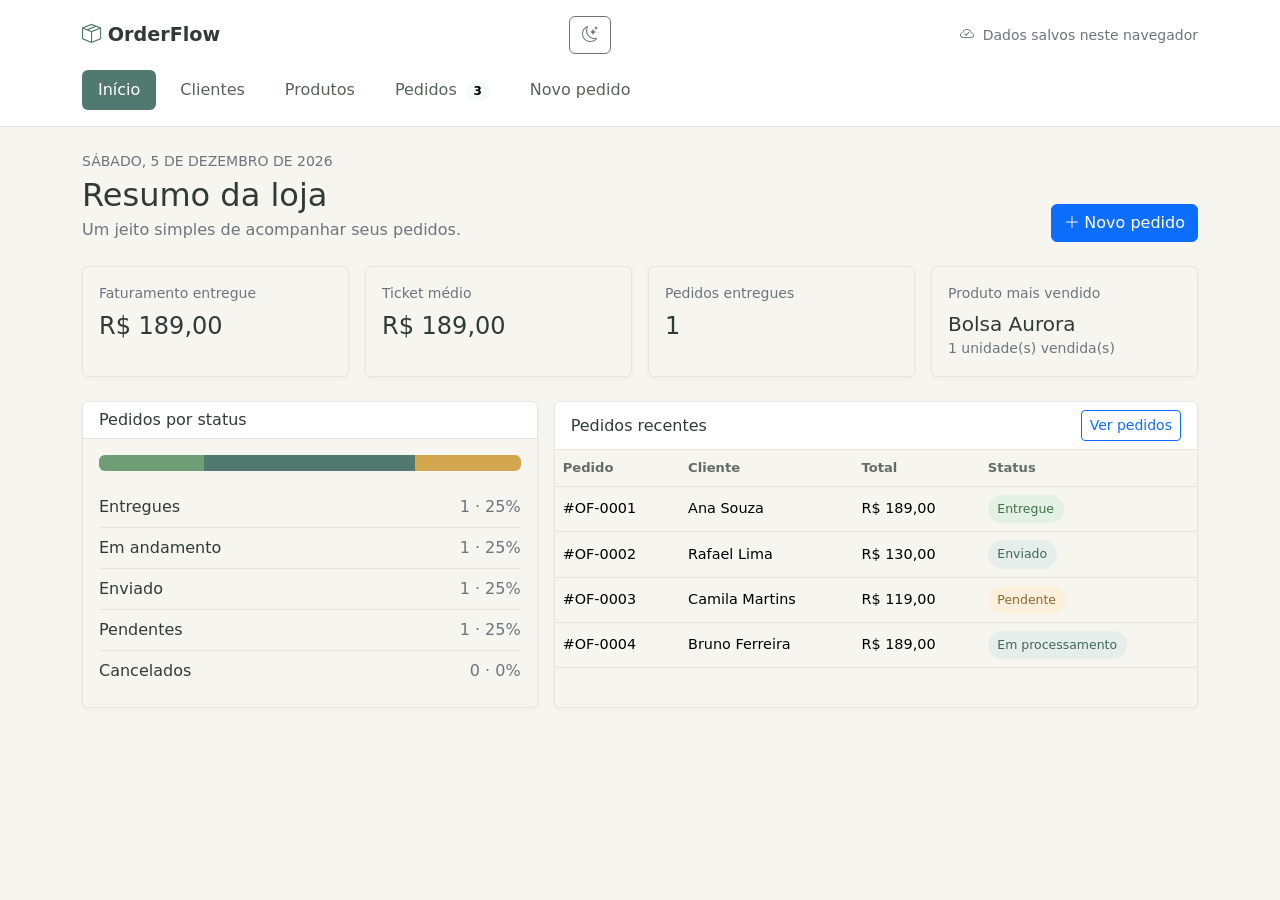
<file: index.html>
<!doctype html>
<html lang="pt-BR">
<head>
  <meta charset="utf-8">
  <meta name="viewport" content="width=device-width, initial-scale=1">
  <meta name="description" content="Controle simples de pedidos, clientes e produtos.">
  <title>OrderFlow | Início</title>
  <link href="https://cdn.jsdelivr.net/npm/bootstrap@5.3.3/dist/css/bootstrap.min.css" rel="stylesheet">
  <script src="js/theme.js"></script>
  <link href="https://cdn.jsdelivr.net/npm/bootstrap-icons@1.11.3/font/bootstrap-icons.min.css" rel="stylesheet">
  <link href="css/styles.css" rel="stylesheet">
</head>
<body>
  <!-- ========================= -->
  <!-- CABEÇALHO E NAVEGAÇÃO PRINCIPAL -->
  <!-- ========================= -->
  <header class="border-bottom bg-white">
    <div class="container py-3">
      <div class="d-flex flex-wrap align-items-center justify-content-between gap-3">
        <a class="brand" href="index.html"><i class="bi bi-box-seam"></i> OrderFlow</a>
        <button class="btn btn-outline-secondary" type="button" data-theme-toggle aria-label="Ativar tema escuro" title="Ativar tema escuro"></button>
        <span class="text-secondary small"><i class="bi bi-cloud-check me-1"></i> Dados salvos neste navegador</span>
      </div>
      <nav class="nav nav-pills flex-nowrap gap-2 mt-3 overflow-x-auto" aria-label="Navegação principal">
        <a class="nav-link active" aria-current="page" href="index.html">Início</a>
        <a class="nav-link" href="clientes.html">Clientes</a>
        <a class="nav-link" href="produtos.html">Produtos</a>
        <a class="nav-link" href="pedidos.html">Pedidos <span class="badge rounded-pill text-bg-light ms-1" id="pending-count">0</span></a>
        <a class="nav-link" href="novo-pedido.html">Novo pedido</a>
      </nav>
    </div>
  </header>

  <!-- ========================= -->
  <!-- RESUMO DA LOJA -->
  <!-- ========================= -->
  <main class="container py-4">
    <div class="d-flex flex-wrap align-items-end justify-content-between gap-3 mb-4">
      <div><p class="text-uppercase small text-secondary mb-1" id="today-label"></p><h1 class="h2 mb-1">Resumo da loja</h1><p class="text-secondary mb-0">Um jeito simples de acompanhar seus pedidos.</p></div>
      <a class="btn btn-primary" href="novo-pedido.html"><i class="bi bi-plus-lg me-1"></i>Novo pedido</a>
    </div>
    <div class="row g-3 mb-4">
      <div class="col-12 col-sm-6 col-xl-3"><article class="card h-100"><div class="card-body"><p class="text-secondary small mb-2">Faturamento entregue</p><p class="h4 mb-0" id="kpi-revenue">R$ 0,00</p></div></article></div>
      <div class="col-12 col-sm-6 col-xl-3"><article class="card h-100"><div class="card-body"><p class="text-secondary small mb-2">Ticket médio</p><p class="h4 mb-0" id="kpi-average">R$ 0,00</p></div></article></div>
      <div class="col-12 col-sm-6 col-xl-3"><article class="card h-100"><div class="card-body"><p class="text-secondary small mb-2">Pedidos entregues</p><p class="h4 mb-0" id="kpi-completed">0</p></div></article></div>
      <div class="col-12 col-sm-6 col-xl-3"><article class="card h-100"><div class="card-body"><p class="text-secondary small mb-2">Produto mais vendido</p><p class="h5 mb-0 text-truncate" id="kpi-top-product">—</p><small class="text-secondary" id="kpi-top-product-detail">Ainda não há vendas</small></div></article></div>
    </div>
    <div class="row g-3">
      <!-- ========================= -->
      <!-- PAINEL DE STATUS E PEDIDOS RECENTES -->
      <!-- ========================= -->
      <div class="col-12 col-lg-5">
        <section class="card h-100">
          <div class="card-header bg-white"><h2 class="h6 mb-0">Pedidos por status</h2></div>
          <div class="card-body"><div class="progress mb-3" id="status-progress" role="progressbar" aria-label="Distribuição dos pedidos"></div><ul class="list-group list-group-flush" id="status-list"></ul></div>
        </section>
      </div>
      <div class="col-12 col-lg-7">
        <section class="card h-100">
          <div class="card-header d-flex align-items-center justify-content-between bg-white"><h2 class="h6 mb-0">Pedidos recentes</h2><a class="btn btn-sm btn-outline-primary" href="pedidos.html">Ver pedidos</a></div>
          <div class="table-responsive"><table class="table table-hover align-middle mb-0"><thead><tr><th>Pedido</th><th>Cliente</th><th>Total</th><th>Status</th></tr></thead><tbody id="recent-orders"></tbody><!-- Lista de pedidos recentes populada dinamicamente pelo app.js --></table></div>
        </section>
      </div>
    </div>
  </main>
  <div class="toast-container position-fixed bottom-0 end-0 p-3" id="toast-container" aria-live="polite" aria-atomic="true"></div>
  <script src="https://cdn.jsdelivr.net/npm/bootstrap@5.3.3/dist/js/bootstrap.bundle.min.js"></script>
  <script src="js/storage.js"></script>
  <script src="js/validacoes.js"></script>
  <script src="js/calculadora.js"></script>
  <script src="js/dashboard.js"></script>
  <script src="js/app.js"></script>
</body>
</html>
</file>
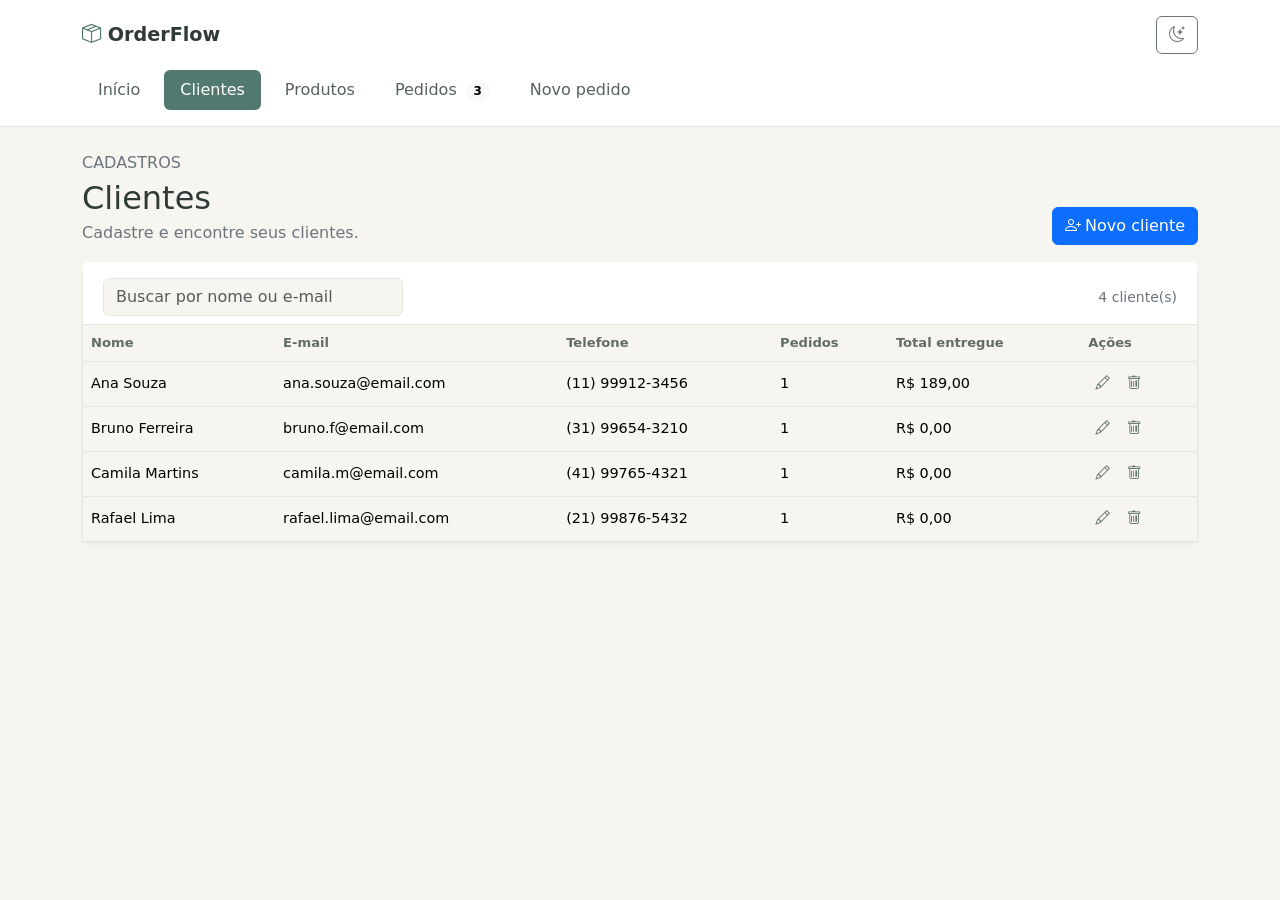
<file: clientes.html>
<!doctype html>
<html lang="pt-BR">
<head>
  <meta charset="utf-8">
  <meta name="viewport" content="width=device-width, initial-scale=1">
  <title>OrderFlow | Clientes</title>
  <link href="https://cdn.jsdelivr.net/npm/bootstrap@5.3.3/dist/css/bootstrap.min.css" rel="stylesheet">
  <script src="js/theme.js"></script>
  <link href="https://cdn.jsdelivr.net/npm/bootstrap-icons@1.11.3/font/bootstrap-icons.min.css" rel="stylesheet">
  <link href="css/styles.css" rel="stylesheet">
</head>
<body>
  <!-- ========================= -->
  <!-- CABEÇALHO E NAVEGAÇÃO PRINCIPAL -->
  <!-- ========================= -->
  <header class="bg-white border-bottom">
    <div class="container py-3">
      <div class="d-flex align-items-center justify-content-between gap-3">
        <a class="brand" href="index.html"><i class="bi bi-box-seam"></i> OrderFlow</a>
        <button class="btn btn-outline-secondary" type="button" data-theme-toggle aria-label="Ativar tema escuro" title="Ativar tema escuro"></button>
      </div>
      <nav class="nav nav-pills flex-nowrap gap-2 mt-3 overflow-x-auto" aria-label="Navegação principal">
        <a class="nav-link" href="index.html">Início</a>
        <a class="nav-link active" aria-current="page" href="clientes.html">Clientes</a>
        <a class="nav-link" href="produtos.html">Produtos</a>
        <a class="nav-link" href="pedidos.html">Pedidos <span class="badge rounded-pill text-bg-light ms-1" id="pending-count">0</span></a>
        <a class="nav-link" href="novo-pedido.html">Novo pedido</a>
      </nav>
    </div>
  </header>

  <!-- ========================= -->
  <!-- GESTÃO DE CLIENTES -->
  <!-- ========================= -->
  <main class="container py-4">
    <div class="d-flex flex-wrap justify-content-between align-items-end gap-3 mb-4">
      <div><p class="text-secondary mb-1">CADASTROS</p><h1 class="h2 mb-1">Clientes</h1><p class="text-secondary mb-0">Cadastre e encontre seus clientes.</p></div>
      <button class="btn btn-primary" type="button" data-action="add-customer"><i class="bi bi-person-plus me-1"></i>Novo cliente</button>
    </div>
    <!-- ========================= -->
    <!-- LISTA E FILTRO DE CLIENTES -->
    <!-- ========================= -->
    <section class="card">
      <div class="card-header bg-white row g-2 align-items-center mx-0">
        <label class="visually-hidden" for="customer-search">Buscar cliente</label>
        <div class="col-12 col-md-7"><input class="form-control search-field" id="customer-search" type="search" placeholder="Buscar por nome ou e-mail"></div>
        <span class="col small text-secondary text-md-end" id="customers-count"></span>
      </div>
      <div class="table-responsive"><table class="table table-hover align-middle mb-0">
        <thead><tr><th>Nome</th><th>E-mail</th><th>Telefone</th><th>Pedidos</th><th>Total entregue</th><th>Ações</th></tr></thead>
        <tbody id="customers-list"></tbody><!-- Tabela de clientes preenchida dinamicamente pelo app.js -->
      </table></div>
    </section>
  </main>

  <!-- ========================= -->
  <!-- MODAIS DE CADASTRO E EXCLUSÃO -->
  <!-- ========================= -->
  <div class="modal fade" id="customer-modal" tabindex="-1" aria-labelledby="customer-modal-title" aria-hidden="true">
    <div class="modal-dialog modal-dialog-centered"><div class="modal-content">
      <form id="customer-form"><div class="modal-header"><h2 class="modal-title fs-5" id="customer-modal-title">Novo cliente</h2><button class="btn-close" type="button" data-bs-dismiss="modal" aria-label="Fechar"></button></div>
        <div class="modal-body"><div class="mb-3"><label class="form-label" for="customer-name">Nome</label><input class="form-control" id="customer-name" required></div><div class="mb-3"><label class="form-label" for="customer-email">E-mail</label><input class="form-control" id="customer-email" type="email" required></div><div><label class="form-label" for="customer-phone">Telefone</label><input class="form-control" id="customer-phone" type="tel"></div></div>
        <div class="modal-footer"><button class="btn btn-outline-secondary" type="button" data-bs-dismiss="modal">Cancelar</button><button class="btn btn-primary" type="submit">Salvar</button></div>
      </form>
    </div></div>
  </div>
  <div class="modal fade" id="delete-modal" tabindex="-1" aria-labelledby="delete-modal-title" aria-hidden="true">
    <div class="modal-dialog modal-dialog-centered modal-sm"><div class="modal-content"><div class="modal-header"><div><h2 class="modal-title fs-5" id="delete-modal-title">Excluir registro?</h2><p class="small text-secondary mb-0" id="delete-modal-message"></p></div><button class="btn-close" type="button" data-bs-dismiss="modal" aria-label="Fechar"></button></div><div class="modal-footer"><button class="btn btn-outline-secondary" type="button" data-bs-dismiss="modal">Cancelar</button><button class="btn btn-danger" id="confirm-delete" type="button">Excluir</button></div></div></div>
  </div>
  <div class="toast-container position-fixed bottom-0 end-0 p-3" id="toast-container" aria-live="polite" aria-atomic="true"></div>
  <script src="https://cdn.jsdelivr.net/npm/bootstrap@5.3.3/dist/js/bootstrap.bundle.min.js"></script>
  <script src="js/storage.js"></script>
  <script src="js/validacoes.js"></script>
  <script src="js/calculadora.js"></script>
  <script src="js/dashboard.js"></script>
  <script src="js/app.js"></script>
</body>
</html>
</file>
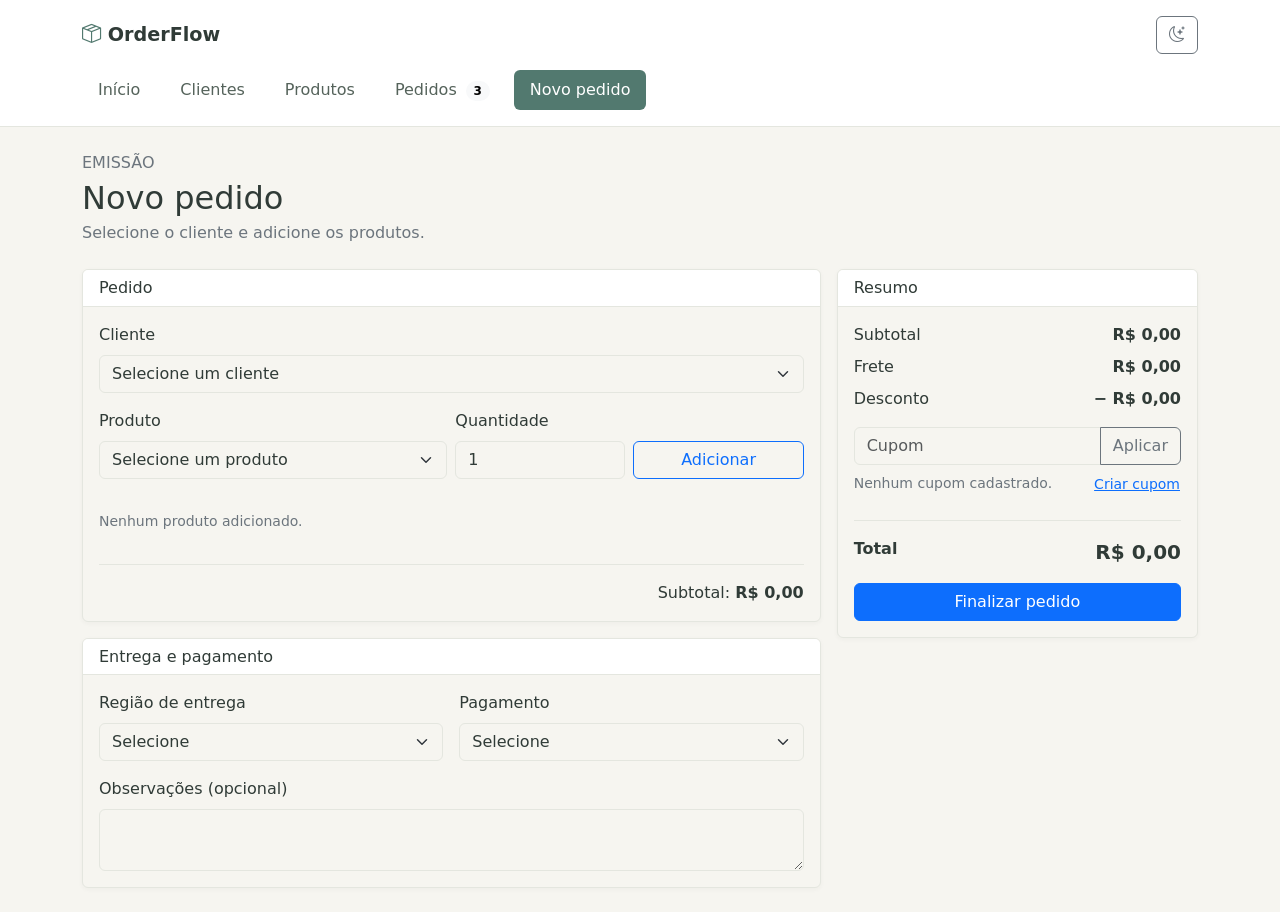
<file: novo-pedido.html>
<!doctype html>
<html lang="pt-BR">
<head>
  <meta charset="utf-8">
  <meta name="viewport" content="width=device-width, initial-scale=1">
  <title>OrderFlow | Novo pedido</title>
  <link href="https://cdn.jsdelivr.net/npm/bootstrap@5.3.3/dist/css/bootstrap.min.css" rel="stylesheet">
  <script src="js/theme.js"></script>
  <link href="https://cdn.jsdelivr.net/npm/bootstrap-icons@1.11.3/font/bootstrap-icons.min.css" rel="stylesheet">
  <link href="css/styles.css" rel="stylesheet">
</head>
<body>
  <!-- ========================= -->
  <!-- CABEÇALHO E NAVEGAÇÃO PRINCIPAL -->
  <!-- ========================= -->
  <header class="bg-white border-bottom">
    <div class="container py-3">
      <div class="d-flex align-items-center justify-content-between gap-3">
        <a class="brand" href="index.html"><i class="bi bi-box-seam"></i> OrderFlow</a>
        <button class="btn btn-outline-secondary" type="button" data-theme-toggle aria-label="Ativar tema escuro" title="Ativar tema escuro"></button>
      </div>
      <nav class="nav nav-pills flex-nowrap gap-2 mt-3 overflow-x-auto" aria-label="Navegação principal">
        <a class="nav-link" href="index.html">Início</a>
        <a class="nav-link" href="clientes.html">Clientes</a>
        <a class="nav-link" href="produtos.html">Produtos</a>
        <a class="nav-link" href="pedidos.html">Pedidos <span class="badge rounded-pill text-bg-light ms-1" id="pending-count">0</span></a>
        <a class="nav-link active" aria-current="page" href="novo-pedido.html">Novo pedido</a>
      </nav>
    </div>
  </header>

  <!-- ========================= -->
  <!-- CRIAÇÃO DE NOVO PEDIDO -->
  <!-- ========================= -->
  <main class="container py-4">
    <div class="mb-4"><p class="text-secondary mb-1">EMISSÃO</p><h1 class="h2 mb-1">Novo pedido</h1><p class="text-secondary mb-0">Selecione o cliente e adicione os produtos.</p></div>
    <form id="order-form">
      <!-- ========================= -->
      <!-- FORMULÁRIO DO PEDIDO -->
      <!-- ========================= -->
      <div class="row g-3">
        <div class="col-12 col-lg-8">
          <section class="card mb-3"><div class="card-header bg-white"><h2 class="h6 mb-0">Pedido</h2></div><div class="card-body">
            <label class="form-label" for="order-customer">Cliente</label><select class="form-select mb-3" id="order-customer" required><option value="" selected disabled>Selecione um cliente</option></select>
            <div class="row g-2 align-items-end">
              <div class="col-12 col-md-6"><label class="form-label" for="order-product">Produto</label><select class="form-select" id="order-product"><option value="" selected disabled>Selecione um produto</option></select></div>
              <div class="col-6 col-md-3"><label class="form-label" for="order-quantity">Quantidade</label><input class="form-control" id="order-quantity" type="number" min="1" value="1"></div>
              <div class="col-6 col-md-3"><button class="btn btn-outline-primary w-100" id="add-product-button" type="button">Adicionar</button></div>
            </div>
            <!-- Container do carrinho do pedido preenchido dinamicamente pelo app.js -->
            <div class="list-group list-group-flush my-3" id="order-items"><p class="text-secondary small py-3 mb-0">Nenhum produto adicionado.</p></div>
            <div class="text-end border-top pt-3">Subtotal: <strong id="items-subtotal">R$ 0,00</strong></div>
          </div></section>
          <section class="card"><div class="card-header bg-white"><h2 class="h6 mb-0">Entrega e pagamento</h2></div><div class="card-body"><div class="row g-3">
            <div class="col-12 col-md-6"><label class="form-label" for="shipping-region">Região de entrega</label><select class="form-select" id="shipping-region" required><option value="" selected disabled>Selecione</option><option>Capital</option><option>Interior</option><option>Outras regiões</option></select></div>
            <div class="col-12 col-md-6"><label class="form-label" for="payment-method">Pagamento</label><select class="form-select" id="payment-method" required><option value="" selected disabled>Selecione</option><option>Pix</option><option>Cartão de crédito</option><option>Boleto</option></select></div>
            <div class="col-12"><label class="form-label" for="order-notes">Observações (opcional)</label><textarea class="form-control" id="order-notes" rows="2"></textarea></div>
          </div></div></section>
        </div>
        <div class="col-12 col-lg-4"><aside class="card"><div class="card-header bg-white"><h2 class="h6 mb-0">Resumo</h2></div><div class="card-body">
          <div class="d-flex justify-content-between mb-2"><span>Subtotal</span><strong id="summary-subtotal">R$ 0,00</strong></div>
          <div class="d-flex justify-content-between mb-2"><span>Frete</span><strong id="summary-shipping">R$ 0,00</strong></div>
          <div class="d-flex justify-content-between mb-3"><span>Desconto</span><strong id="summary-discount">− R$ 0,00</strong></div>
          <div class="input-group mb-2"><input class="form-control" id="coupon-code" type="text" placeholder="Cupom" aria-label="Cupom de desconto"><button class="btn btn-outline-secondary" id="apply-coupon" type="button">Aplicar</button></div>
          <div class="d-flex flex-wrap justify-content-between gap-2 mb-2"><small class="text-secondary" id="available-coupons"></small><button class="btn btn-link btn-sm p-0" type="button" data-bs-toggle="modal" data-bs-target="#coupon-modal">Criar cupom</button></div>
          <div class="d-grid gap-1 mb-2" id="custom-coupons"></div><p class="small" id="coupon-feedback" aria-live="polite"></p>
          <div class="d-flex justify-content-between border-top pt-3 mb-3"><strong>Total</strong><strong class="fs-5" id="summary-total">R$ 0,00</strong></div>
          <button class="btn btn-primary w-100" type="submit">Finalizar pedido</button>
        </div></aside></div>
      </div>
    </form>
  </main>
  <div class="modal fade" id="coupon-modal" tabindex="-1" aria-labelledby="coupon-modal-title" aria-hidden="true">
    <div class="modal-dialog modal-dialog-centered"><div class="modal-content">
      <form id="coupon-form">
        <div class="modal-header"><h2 class="modal-title fs-5" id="coupon-modal-title">Criar cupom de desconto</h2><button class="btn-close" type="button" data-bs-dismiss="modal" aria-label="Fechar"></button></div>
        <div class="modal-body">
          <div class="mb-3"><label class="form-label" for="coupon-name">Nome do cupom</label><input class="form-control" id="coupon-name" type="text" maxlength="40" required><div class="form-text">Este nome será o código usado no pedido.</div></div>
          <div class="mb-3"><label class="form-label" for="coupon-type">Tipo de benefício</label><select class="form-select" id="coupon-type"><option value="percentage">Desconto percentual</option><option value="free-shipping">Frete grátis</option></select></div>
          <div id="coupon-discount-group"><label class="form-label" for="coupon-discount">Desconto (%)</label><input class="form-control" id="coupon-discount" type="number" min="1" max="100" step="1" required></div>
        </div>
        <div class="modal-footer"><button class="btn btn-outline-secondary" type="button" data-bs-dismiss="modal">Cancelar</button><button class="btn btn-primary" type="submit">Salvar cupom</button></div>
      </form>
    </div></div>
  </div>
  <div class="modal fade" id="delete-coupon-modal" tabindex="-1" aria-labelledby="delete-coupon-modal-title" aria-hidden="true">
    <div class="modal-dialog modal-dialog-centered modal-sm"><div class="modal-content">
      <div class="modal-header"><h2 class="modal-title fs-5" id="delete-coupon-modal-title">Excluir cupom?</h2><button class="btn-close" type="button" data-bs-dismiss="modal" aria-label="Fechar"></button></div>
      <div class="modal-body">O cupom deixará de ficar disponível para novos pedidos.</div>
      <div class="modal-footer"><button class="btn btn-outline-secondary" type="button" data-bs-dismiss="modal">Cancelar</button><button class="btn btn-danger" id="confirm-delete-coupon" type="button">Excluir</button></div>
    </div></div>
  </div>
  <div class="toast-container position-fixed bottom-0 end-0 p-3" id="toast-container" aria-live="polite" aria-atomic="true"></div>
  <script src="https://cdn.jsdelivr.net/npm/bootstrap@5.3.3/dist/js/bootstrap.bundle.min.js"></script>
  <script src="js/storage.js"></script>
  <script src="js/validacoes.js"></script>
  <script src="js/calculadora.js"></script>
  <script src="js/dashboard.js"></script>
  <script src="js/app.js"></script>
</body>
</html>
</file>
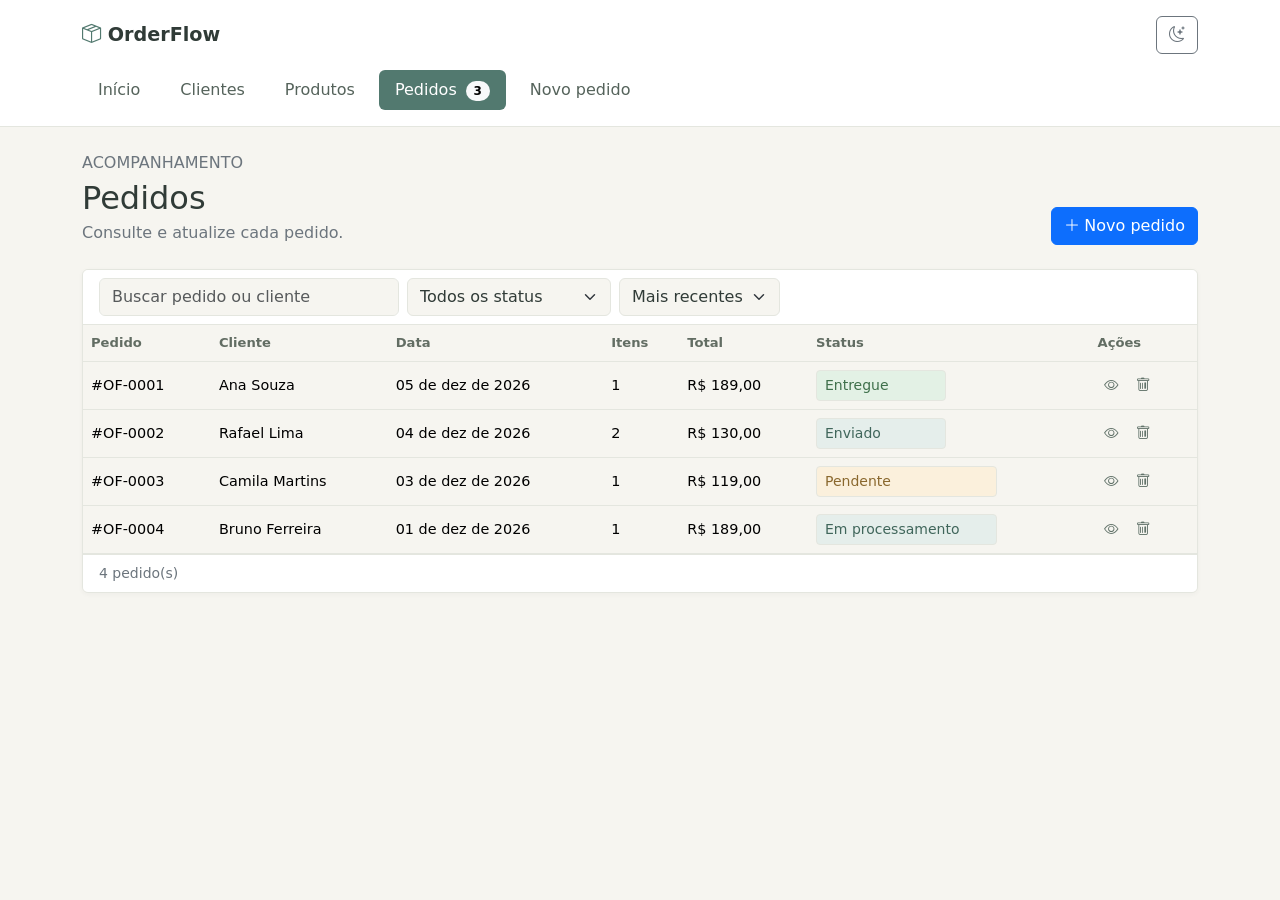
<file: pedidos.html>
<!doctype html>
<html lang="pt-BR">
<head>
  <meta charset="utf-8">
  <meta name="viewport" content="width=device-width, initial-scale=1">
  <title>OrderFlow | Pedidos</title>
  <link href="https://cdn.jsdelivr.net/npm/bootstrap@5.3.3/dist/css/bootstrap.min.css" rel="stylesheet">
  <script src="js/theme.js"></script>
  <link href="https://cdn.jsdelivr.net/npm/bootstrap-icons@1.11.3/font/bootstrap-icons.min.css" rel="stylesheet">
  <link href="css/styles.css" rel="stylesheet">
</head>
<body>
  <!-- ========================= -->
  <!-- CABEÇALHO E NAVEGAÇÃO PRINCIPAL -->
  <!-- ========================= -->
  <header class="bg-white border-bottom">
    <div class="container py-3">
      <div class="d-flex align-items-center justify-content-between gap-3">
        <a class="brand" href="index.html"><i class="bi bi-box-seam"></i> OrderFlow</a>
        <button class="btn btn-outline-secondary" type="button" data-theme-toggle aria-label="Ativar tema escuro" title="Ativar tema escuro"></button>
      </div>
      <nav class="nav nav-pills flex-nowrap gap-2 mt-3 overflow-x-auto" aria-label="Navegação principal">
        <a class="nav-link" href="index.html">Início</a>
        <a class="nav-link" href="clientes.html">Clientes</a>
        <a class="nav-link" href="produtos.html">Produtos</a>
        <a class="nav-link active" aria-current="page" href="pedidos.html">Pedidos <span class="badge rounded-pill text-bg-light ms-1" id="pending-count">0</span></a>
        <a class="nav-link" href="novo-pedido.html">Novo pedido</a>
      </nav>
    </div>
  </header>

  <!-- ========================= -->
  <!-- ACOMPANHAMENTO DE PEDIDOS -->
  <!-- ========================= -->
  <main class="container py-4">
    <div class="d-flex flex-wrap align-items-end justify-content-between gap-3 mb-4">
      <div><p class="text-secondary mb-1">ACOMPANHAMENTO</p><h1 class="h2 mb-1">Pedidos</h1><p class="text-secondary mb-0">Consulte e atualize cada pedido.</p></div>
      <a class="btn btn-primary" href="novo-pedido.html"><i class="bi bi-plus-lg me-1"></i>Novo pedido</a>
    </div>
    <!-- ========================= -->
    <!-- LISTA, BUSCA E FILTROS DE PEDIDOS -->
    <!-- ========================= -->
    <section class="card">
      <div class="card-header bg-white d-flex flex-wrap gap-2">
        <input class="form-control search-field" id="order-search" type="search" placeholder="Buscar pedido ou cliente" aria-label="Buscar pedidos">
        <select class="form-select filter-field" id="order-status-filter" aria-label="Filtrar pedidos por status"><option value="">Todos os status</option><option>Pendente</option><option>Em processamento</option><option>Enviado</option><option>Entregue</option><option>Cancelado</option></select>
        <select class="form-select filter-field" id="order-sort" aria-label="Ordenar pedidos"><option value="newest">Mais recentes</option><option value="oldest">Mais antigos</option><option value="highest">Maior valor</option><option value="lowest">Menor valor</option></select>
      </div>
      <div class="table-responsive"><table class="table table-hover align-middle mb-0">
        <thead><tr><th>Pedido</th><th>Cliente</th><th>Data</th><th>Itens</th><th>Total</th><th>Status</th><th>Ações</th></tr></thead>
        <tbody id="orders-list"></tbody><!-- Lista de pedidos preenchida dinamicamente pelo app.js -->
      </table></div>
      <div class="card-footer bg-white small text-secondary" id="orders-count"></div>
    </section>
  </main>

  <!-- ========================= -->
  <!-- MODAL DE EXCLUSÃO -->
  <!-- ========================= -->
  <div class="modal fade" id="delete-modal" tabindex="-1" aria-labelledby="delete-modal-title" aria-hidden="true">
    <div class="modal-dialog modal-dialog-centered modal-sm"><div class="modal-content"><div class="modal-header"><div><h2 class="modal-title fs-5" id="delete-modal-title">Excluir registro?</h2><p class="small text-secondary mb-0" id="delete-modal-message"></p></div><button class="btn-close" type="button" data-bs-dismiss="modal" aria-label="Fechar"></button></div><div class="modal-footer"><button class="btn btn-outline-secondary" type="button" data-bs-dismiss="modal">Cancelar</button><button class="btn btn-danger" id="confirm-delete" type="button">Excluir</button></div></div></div>
  </div>
  <div class="toast-container position-fixed bottom-0 end-0 p-3" id="toast-container" aria-live="polite" aria-atomic="true"></div>
  <script src="https://cdn.jsdelivr.net/npm/bootstrap@5.3.3/dist/js/bootstrap.bundle.min.js"></script>
  <script src="js/storage.js"></script>
  <script src="js/validacoes.js"></script>
  <script src="js/calculadora.js"></script>
  <script src="js/dashboard.js"></script>
  <script src="js/app.js"></script>
</body>
</html>
</file>
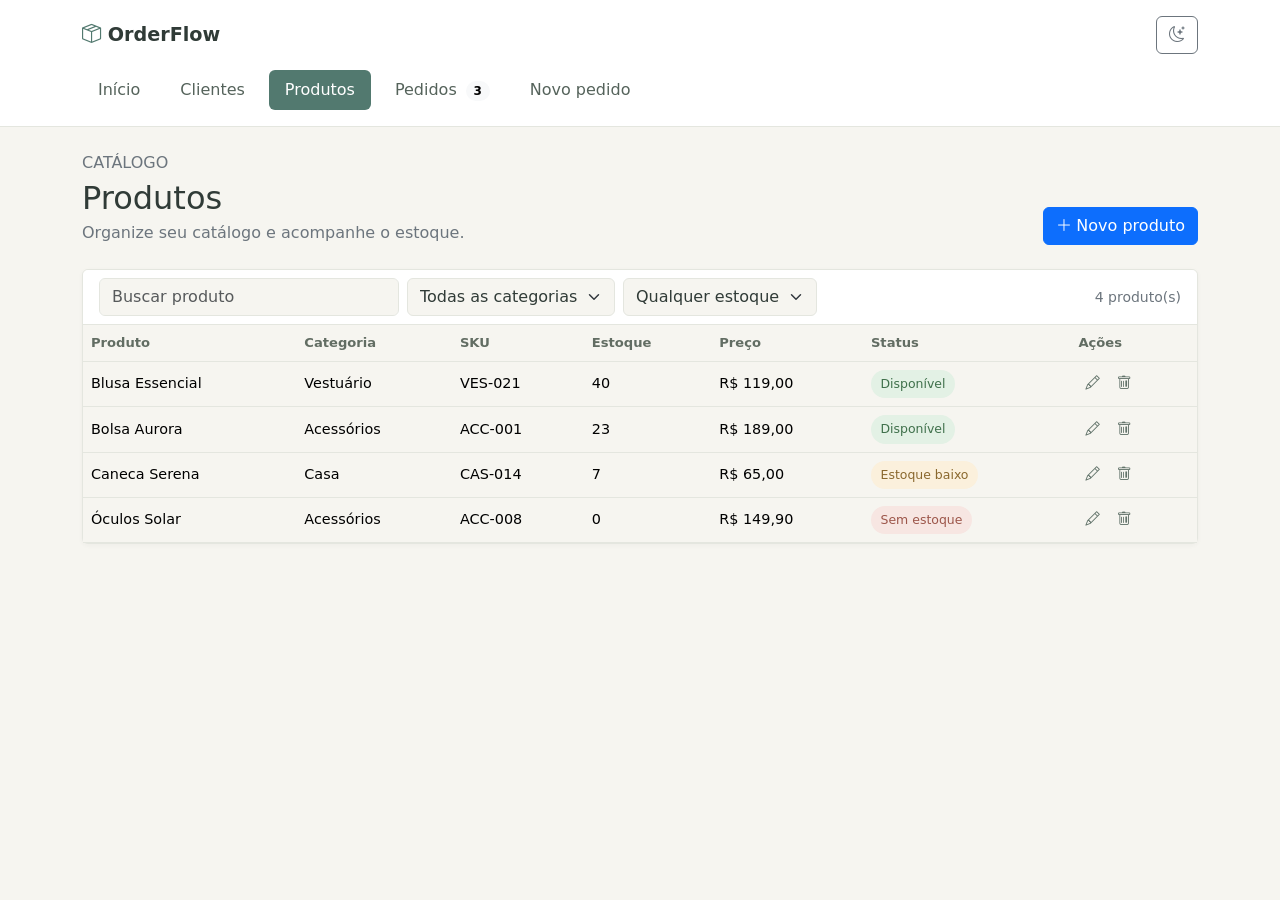
<file: produtos.html>
<!doctype html>
<html lang="pt-BR">
<head>
  <meta charset="utf-8">
  <meta name="viewport" content="width=device-width, initial-scale=1">
  <title>OrderFlow | Produtos</title>
  <link href="https://cdn.jsdelivr.net/npm/bootstrap@5.3.3/dist/css/bootstrap.min.css" rel="stylesheet">
  <script src="js/theme.js"></script>
  <link href="https://cdn.jsdelivr.net/npm/bootstrap-icons@1.11.3/font/bootstrap-icons.min.css" rel="stylesheet">
  <link href="css/styles.css" rel="stylesheet">
</head>
<body>
  <!-- ========================= -->
  <!-- CABEÇALHO E NAVEGAÇÃO PRINCIPAL -->
  <!-- ========================= -->
  <header class="bg-white border-bottom">
    <div class="container py-3">
      <div class="d-flex align-items-center justify-content-between gap-3">
        <a class="brand" href="index.html"><i class="bi bi-box-seam"></i> OrderFlow</a>
        <button class="btn btn-outline-secondary" type="button" data-theme-toggle aria-label="Ativar tema escuro" title="Ativar tema escuro"></button>
      </div>
      <nav class="nav nav-pills flex-nowrap gap-2 mt-3 overflow-x-auto" aria-label="Navegação principal">
        <a class="nav-link" href="index.html">Início</a>
        <a class="nav-link" href="clientes.html">Clientes</a>
        <a class="nav-link active" aria-current="page" href="produtos.html">Produtos</a>
        <a class="nav-link" href="pedidos.html">Pedidos <span class="badge rounded-pill text-bg-light ms-1" id="pending-count">0</span></a>
        <a class="nav-link" href="novo-pedido.html">Novo pedido</a>
      </nav>
    </div>
  </header>

  <!-- ========================= -->
  <!-- CATÁLOGO DE PRODUTOS -->
  <!-- ========================= -->
  <main class="container py-4">
    <div class="d-flex flex-wrap justify-content-between align-items-end gap-3 mb-4">
      <div><p class="text-secondary mb-1">CATÁLOGO</p><h1 class="h2 mb-1">Produtos</h1><p class="text-secondary mb-0">Organize seu catálogo e acompanhe o estoque.</p></div>
      <button class="btn btn-primary" type="button" data-action="add-product"><i class="bi bi-plus-lg me-1"></i>Novo produto</button>
    </div>
    <!-- ========================= -->
    <!-- LISTA, BUSCA E FILTROS DE PRODUTOS -->
    <!-- ========================= -->
    <section class="card">
      <div class="card-header bg-white d-flex flex-wrap gap-2">
        <input class="form-control search-field" id="product-search" type="search" placeholder="Buscar produto" aria-label="Buscar produtos">
        <select class="form-select filter-field" id="category-filter" aria-label="Filtrar por categoria"><option value="">Todas as categorias</option><option>Vestuário</option><option>Acessórios</option><option>Casa</option></select>
        <select class="form-select filter-field" id="stock-filter" aria-label="Filtrar por estoque"><option value="">Qualquer estoque</option><option value="available">Disponível</option><option value="low">Estoque baixo</option><option value="out">Sem estoque</option></select>
        <span class="small text-secondary align-self-center ms-auto" id="products-count"></span>
      </div>
      <div class="table-responsive"><table class="table table-hover align-middle mb-0">
        <thead><tr><th>Produto</th><th>Categoria</th><th>SKU</th><th>Estoque</th><th>Preço</th><th>Status</th><th>Ações</th></tr></thead>
        <tbody id="products-list"></tbody><!-- Lista de produtos preenchida dinamicamente pelo app.js -->
      </table></div>
    </section>
  </main>

  <!-- ========================= -->
  <!-- MODAIS DE CADASTRO E EXCLUSÃO -->
  <!-- ========================= -->
  <div class="modal fade" id="product-modal" tabindex="-1" aria-labelledby="product-modal-title" aria-hidden="true">
    <div class="modal-dialog modal-dialog-centered"><div class="modal-content">
      <form id="product-form"><div class="modal-header"><h2 class="modal-title fs-5" id="product-modal-title">Novo produto</h2><button class="btn-close" type="button" data-bs-dismiss="modal" aria-label="Fechar"></button></div>
        <div class="modal-body"><div class="mb-3"><label class="form-label" for="product-name">Nome</label><input class="form-control" id="product-name" required></div><div class="row g-3 mb-3"><div class="col-6"><label class="form-label" for="product-price">Preço (R$)</label><input class="form-control" id="product-price" type="number" min="0.01" step="0.01" required></div><div class="col-6"><label class="form-label" for="product-stock">Estoque</label><input class="form-control" id="product-stock" type="number" min="0" step="1" required></div></div><div><label class="form-label" for="product-category">Categoria</label><select class="form-select" id="product-category" required><option value="" selected disabled>Selecione</option><option>Vestuário</option><option>Acessórios</option><option>Casa</option></select></div></div>
        <div class="modal-footer"><button class="btn btn-outline-secondary" type="button" data-bs-dismiss="modal">Cancelar</button><button class="btn btn-primary" type="submit">Salvar</button></div>
      </form>
    </div></div>
  </div>
  <div class="modal fade" id="delete-modal" tabindex="-1" aria-labelledby="delete-modal-title" aria-hidden="true">
    <div class="modal-dialog modal-dialog-centered modal-sm"><div class="modal-content"><div class="modal-header"><div><h2 class="modal-title fs-5" id="delete-modal-title">Excluir registro?</h2><p class="small text-secondary mb-0" id="delete-modal-message"></p></div><button class="btn-close" type="button" data-bs-dismiss="modal" aria-label="Fechar"></button></div><div class="modal-footer"><button class="btn btn-outline-secondary" type="button" data-bs-dismiss="modal">Cancelar</button><button class="btn btn-danger" id="confirm-delete" type="button">Excluir</button></div></div></div>
  </div>
  <div class="toast-container position-fixed bottom-0 end-0 p-3" id="toast-container" aria-live="polite" aria-atomic="true"></div>
  <script src="https://cdn.jsdelivr.net/npm/bootstrap@5.3.3/dist/js/bootstrap.bundle.min.js"></script>
  <script src="js/storage.js"></script>
  <script src="js/validacoes.js"></script>
  <script src="js/calculadora.js"></script>
  <script src="js/dashboard.js"></script>
  <script src="js/app.js"></script>
</body>
</html>
</file>
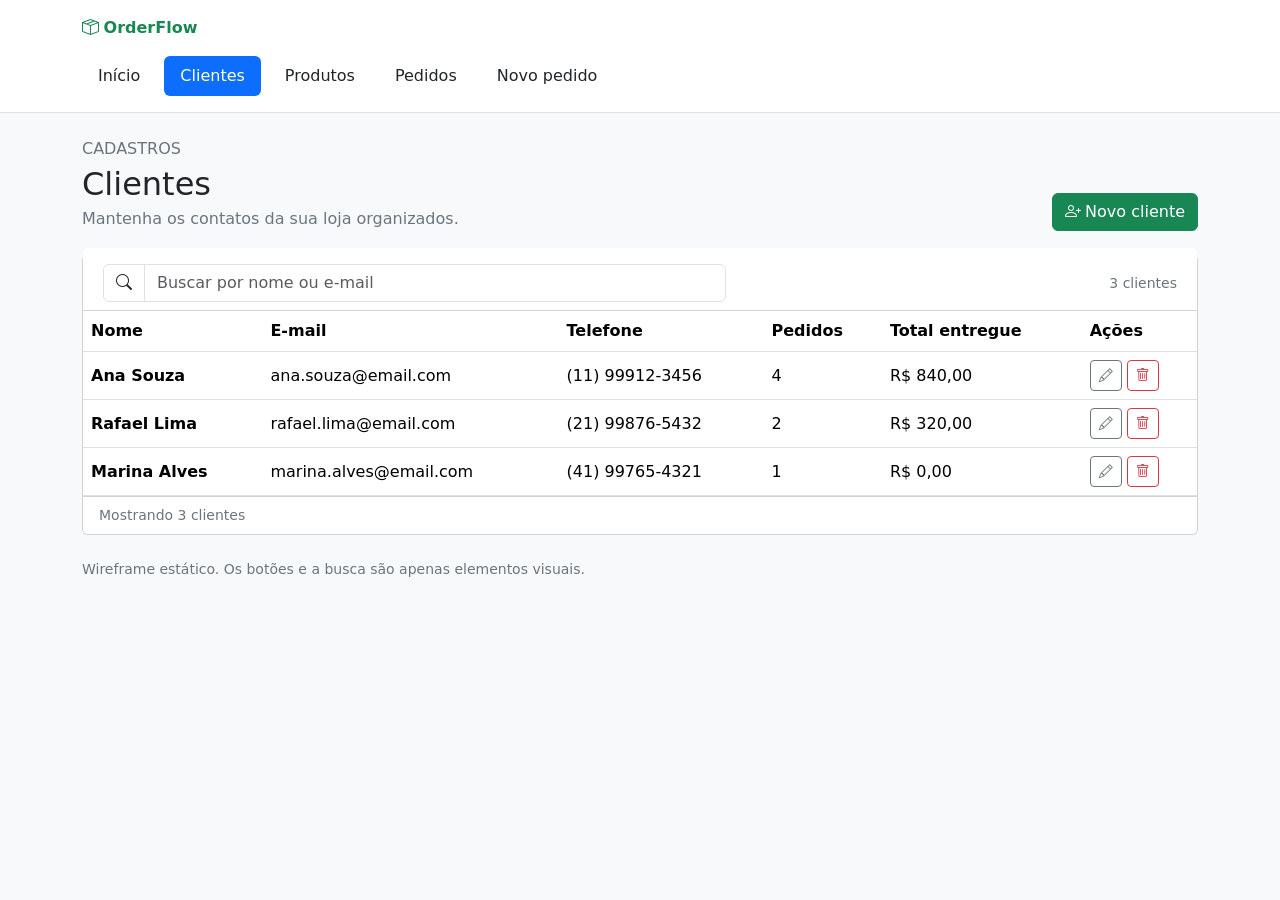
<file: wireframes/clientes.html>
<!doctype html>
<html lang="pt-BR">
<head>
  <meta charset="utf-8">
  <meta name="viewport" content="width=device-width, initial-scale=1">
  <title>Wireframe | Clientes — OrderFlow</title>
  <link href="https://cdn.jsdelivr.net/npm/bootstrap@5.3.3/dist/css/bootstrap.min.css" rel="stylesheet">
  <link href="https://cdn.jsdelivr.net/npm/bootstrap-icons@1.11.3/font/bootstrap-icons.min.css" rel="stylesheet">
</head>
<body class="bg-light">
  <header class="bg-white border-bottom"><div class="container py-3">
    <a class="navbar-brand fw-bold text-success" href="inicio.html"><i class="bi bi-box-seam"></i> OrderFlow</a>
    <nav class="nav nav-pills gap-2 mt-3" aria-label="Navegação das telas">
      <a class="nav-link text-body" href="inicio.html">Início</a><a class="nav-link active" aria-current="page" href="clientes.html">Clientes</a><a class="nav-link text-body" href="produtos.html">Produtos</a><a class="nav-link text-body" href="pedidos.html">Pedidos</a><a class="nav-link text-body" href="novo-pedido.html">Novo pedido</a>
    </nav>
  </div></header>
  <main class="container py-4">
    <div class="d-flex flex-wrap justify-content-between align-items-end gap-3 mb-4">
      <div><p class="text-secondary mb-1">CADASTROS</p><h1 class="h2 mb-1">Clientes</h1><p class="text-secondary mb-0">Mantenha os contatos da sua loja organizados.</p></div>
      <button class="btn btn-success" type="button"><i class="bi bi-person-plus me-1"></i>Novo cliente</button>
    </div>
    <section class="card">
      <div class="card-header bg-white row g-2 align-items-center mx-0">
        <label class="visually-hidden" for="search-customer">Buscar cliente</label>
        <div class="col-12 col-md-7"><div class="input-group"><span class="input-group-text bg-white"><i class="bi bi-search"></i></span><input class="form-control" id="search-customer" type="search" placeholder="Buscar por nome ou e-mail"></div></div>
        <span class="col small text-secondary text-md-end">3 clientes</span>
      </div>
      <div class="table-responsive"><table class="table table-hover align-middle mb-0">
        <thead><tr><th>Nome</th><th>E-mail</th><th>Telefone</th><th>Pedidos</th><th>Total entregue</th><th>Ações</th></tr></thead>
        <tbody>
          <tr><td><strong>Ana Souza</strong></td><td>ana.souza@email.com</td><td>(11) 99912-3456</td><td>4</td><td>R$ 840,00</td><td><button class="btn btn-sm btn-outline-secondary" type="button" aria-label="Editar Ana Souza"><i class="bi bi-pencil"></i></button> <button class="btn btn-sm btn-outline-danger" type="button" aria-label="Excluir Ana Souza"><i class="bi bi-trash"></i></button></td></tr>
          <tr><td><strong>Rafael Lima</strong></td><td>rafael.lima@email.com</td><td>(21) 99876-5432</td><td>2</td><td>R$ 320,00</td><td><button class="btn btn-sm btn-outline-secondary" type="button" aria-label="Editar Rafael Lima"><i class="bi bi-pencil"></i></button> <button class="btn btn-sm btn-outline-danger" type="button" aria-label="Excluir Rafael Lima"><i class="bi bi-trash"></i></button></td></tr>
          <tr><td><strong>Marina Alves</strong></td><td>marina.alves@email.com</td><td>(41) 99765-4321</td><td>1</td><td>R$ 0,00</td><td><button class="btn btn-sm btn-outline-secondary" type="button" aria-label="Editar Marina Alves"><i class="bi bi-pencil"></i></button> <button class="btn btn-sm btn-outline-danger" type="button" aria-label="Excluir Marina Alves"><i class="bi bi-trash"></i></button></td></tr>
        </tbody>
      </table></div>
      <div class="card-footer bg-white small text-secondary">Mostrando 3 clientes</div>
    </section>
    <p class="small text-secondary mt-4 mb-0">Wireframe estático. Os botões e a busca são apenas elementos visuais.</p>
  </main>
</body>
</html>
</file>
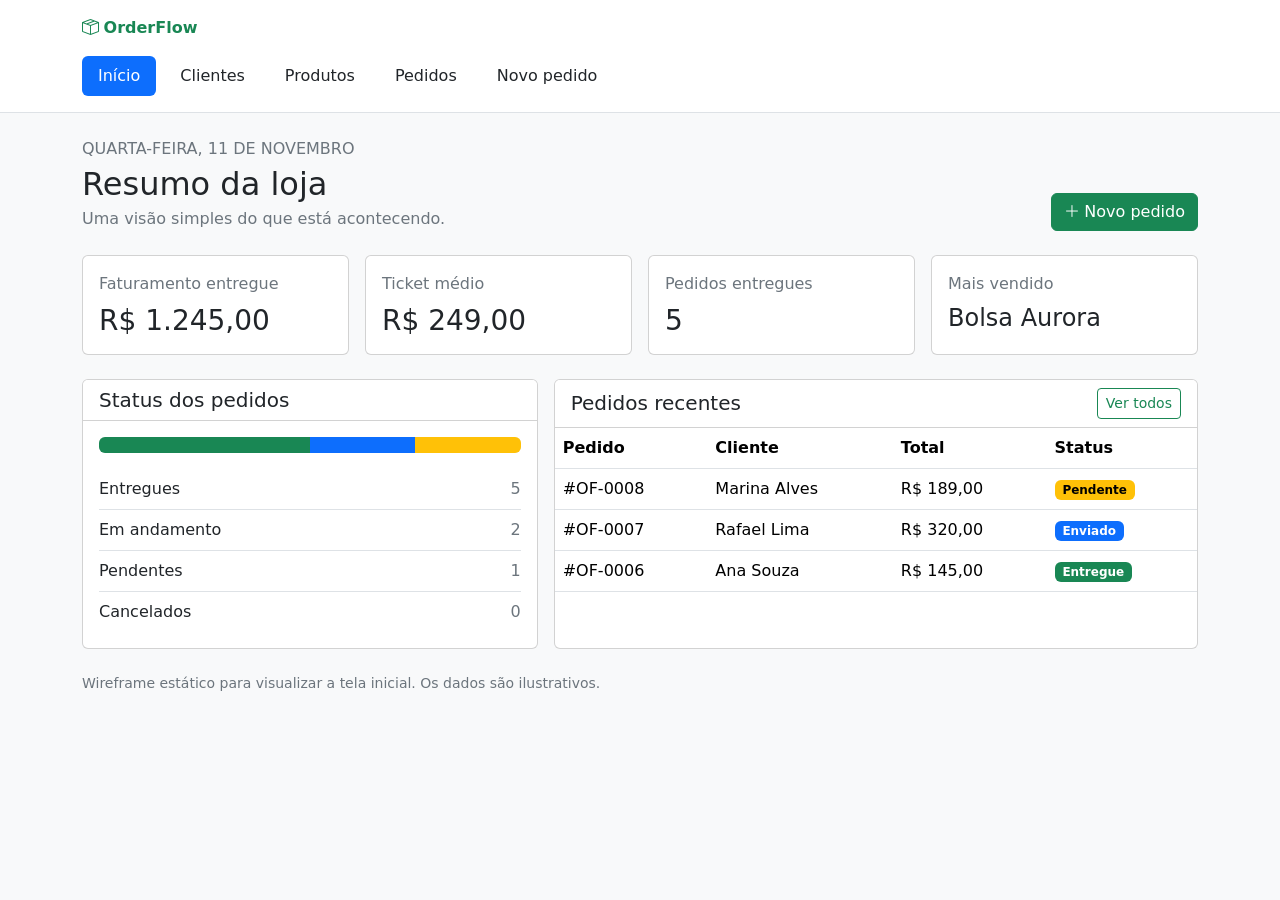
<file: wireframes/inicio.html>
<!doctype html>
<html lang="pt-BR">
<head>
  <meta charset="utf-8">
  <meta name="viewport" content="width=device-width, initial-scale=1">
  <title>Wireframe | Início — OrderFlow</title>
  <link href="https://cdn.jsdelivr.net/npm/bootstrap@5.3.3/dist/css/bootstrap.min.css" rel="stylesheet">
  <link href="https://cdn.jsdelivr.net/npm/bootstrap-icons@1.11.3/font/bootstrap-icons.min.css" rel="stylesheet">
</head>
<body class="bg-light">
  <header class="bg-white border-bottom">
    <div class="container py-3">
      <a class="navbar-brand fw-bold text-success" href="inicio.html"><i class="bi bi-box-seam"></i> OrderFlow</a>
      <nav class="nav nav-pills gap-2 mt-3" aria-label="Navegação das telas">
        <a class="nav-link active" aria-current="page" href="inicio.html">Início</a>
        <a class="nav-link text-body" href="clientes.html">Clientes</a>
        <a class="nav-link text-body" href="produtos.html">Produtos</a>
        <a class="nav-link text-body" href="pedidos.html">Pedidos</a>
        <a class="nav-link text-body" href="novo-pedido.html">Novo pedido</a>
      </nav>
    </div>
  </header>
  <main class="container py-4">
    <div class="d-flex flex-wrap justify-content-between align-items-end gap-3 mb-4">
      <div><p class="text-secondary mb-1">QUARTA-FEIRA, 11 DE NOVEMBRO</p><h1 class="h2 mb-1">Resumo da loja</h1><p class="text-secondary mb-0">Uma visão simples do que está acontecendo.</p></div>
      <a class="btn btn-success" href="novo-pedido.html"><i class="bi bi-plus-lg me-1"></i>Novo pedido</a>
    </div>
    <section class="row g-3 mb-4" aria-label="Indicadores">
      <div class="col-12 col-sm-6 col-xl-3"><article class="card h-100"><div class="card-body"><p class="text-secondary mb-2">Faturamento entregue</p><p class="h3 mb-0">R$ 1.245,00</p></div></article></div>
      <div class="col-12 col-sm-6 col-xl-3"><article class="card h-100"><div class="card-body"><p class="text-secondary mb-2">Ticket médio</p><p class="h3 mb-0">R$ 249,00</p></div></article></div>
      <div class="col-12 col-sm-6 col-xl-3"><article class="card h-100"><div class="card-body"><p class="text-secondary mb-2">Pedidos entregues</p><p class="h3 mb-0">5</p></div></article></div>
      <div class="col-12 col-sm-6 col-xl-3"><article class="card h-100"><div class="card-body"><p class="text-secondary mb-2">Mais vendido</p><p class="h4 mb-0">Bolsa Aurora</p></div></article></div>
    </section>
    <div class="row g-3">
      <div class="col-12 col-lg-5">
        <section class="card h-100">
          <div class="card-header bg-white"><h2 class="h5 mb-0">Status dos pedidos</h2></div>
          <div class="card-body">
            <div class="progress mb-3" role="progressbar" aria-label="Pedidos por status" aria-valuenow="100" aria-valuemin="0" aria-valuemax="100">
              <div class="progress-bar bg-success" style="width: 50%"></div><div class="progress-bar bg-primary" style="width: 25%"></div><div class="progress-bar bg-warning" style="width: 25%"></div>
            </div>
            <ul class="list-group list-group-flush">
              <li class="list-group-item d-flex justify-content-between px-0">Entregues <span class="text-secondary">5</span></li>
              <li class="list-group-item d-flex justify-content-between px-0">Em andamento <span class="text-secondary">2</span></li>
              <li class="list-group-item d-flex justify-content-between px-0">Pendentes <span class="text-secondary">1</span></li>
              <li class="list-group-item d-flex justify-content-between px-0">Cancelados <span class="text-secondary">0</span></li>
            </ul>
          </div>
        </section>
      </div>
      <div class="col-12 col-lg-7">
        <section class="card h-100">
          <div class="card-header bg-white d-flex justify-content-between align-items-center"><h2 class="h5 mb-0">Pedidos recentes</h2><a class="btn btn-sm btn-outline-success" href="pedidos.html">Ver todos</a></div>
          <div class="table-responsive"><table class="table table-hover align-middle mb-0"><thead><tr><th>Pedido</th><th>Cliente</th><th>Total</th><th>Status</th></tr></thead><tbody>
            <tr><td>#OF-0008</td><td>Marina Alves</td><td>R$ 189,00</td><td><span class="badge text-bg-warning">Pendente</span></td></tr>
            <tr><td>#OF-0007</td><td>Rafael Lima</td><td>R$ 320,00</td><td><span class="badge text-bg-primary">Enviado</span></td></tr>
            <tr><td>#OF-0006</td><td>Ana Souza</td><td>R$ 145,00</td><td><span class="badge text-bg-success">Entregue</span></td></tr>
          </tbody></table></div>
        </section>
      </div>
    </div>
    <p class="small text-secondary mt-4 mb-0">Wireframe estático para visualizar a tela inicial. Os dados são ilustrativos.</p>
  </main>
</body>
</html>
</file>
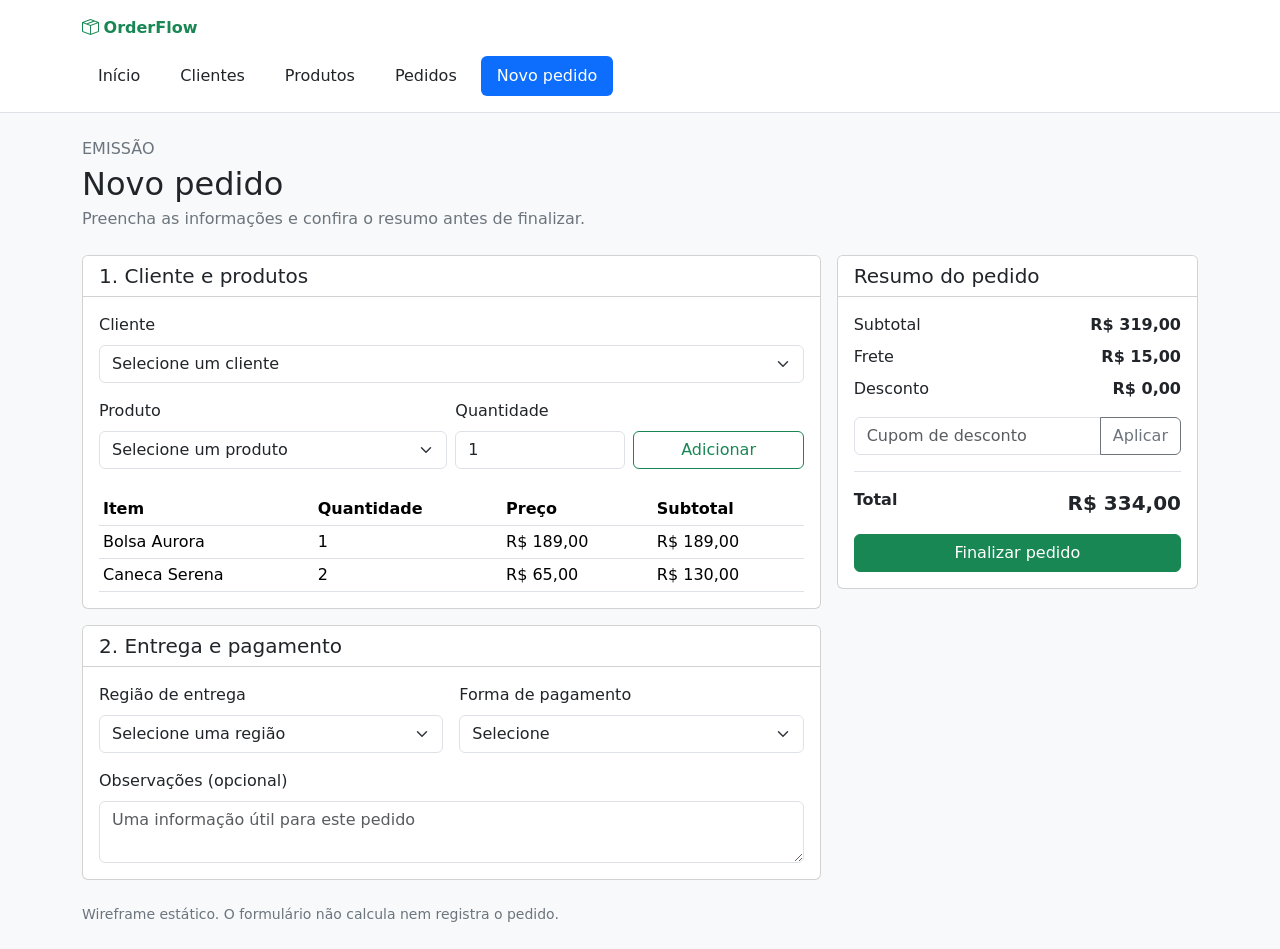
<file: wireframes/novo-pedido.html>
<!doctype html>
<html lang="pt-BR">
<head>
  <meta charset="utf-8">
  <meta name="viewport" content="width=device-width, initial-scale=1">
  <title>Wireframe | Novo pedido — OrderFlow</title>
  <link href="https://cdn.jsdelivr.net/npm/bootstrap@5.3.3/dist/css/bootstrap.min.css" rel="stylesheet">
  <link href="https://cdn.jsdelivr.net/npm/bootstrap-icons@1.11.3/font/bootstrap-icons.min.css" rel="stylesheet">
</head>
<body class="bg-light">
  <header class="bg-white border-bottom"><div class="container py-3">
    <a class="navbar-brand fw-bold text-success" href="inicio.html"><i class="bi bi-box-seam"></i> OrderFlow</a>
    <nav class="nav nav-pills gap-2 mt-3" aria-label="Navegação das telas">
      <a class="nav-link text-body" href="inicio.html">Início</a><a class="nav-link text-body" href="clientes.html">Clientes</a><a class="nav-link text-body" href="produtos.html">Produtos</a><a class="nav-link text-body" href="pedidos.html">Pedidos</a><a class="nav-link active" aria-current="page" href="novo-pedido.html">Novo pedido</a>
    </nav>
  </div></header>
  <main class="container py-4">
    <div class="mb-4"><p class="text-secondary mb-1">EMISSÃO</p><h1 class="h2 mb-1">Novo pedido</h1><p class="text-secondary mb-0">Preencha as informações e confira o resumo antes de finalizar.</p></div>
    <form>
      <div class="row g-3">
        <div class="col-12 col-lg-8">
          <section class="card mb-3"><div class="card-header bg-white"><h2 class="h5 mb-0">1. Cliente e produtos</h2></div><div class="card-body">
            <label class="form-label" for="order-customer">Cliente</label><select class="form-select mb-3" id="order-customer"><option selected>Selecione um cliente</option><option>Ana Souza</option><option>Rafael Lima</option><option>Marina Alves</option></select>
            <div class="row g-2 align-items-end">
              <div class="col-12 col-md-6"><label class="form-label" for="order-product">Produto</label><select class="form-select" id="order-product"><option selected>Selecione um produto</option><option>Bolsa Aurora — R$ 189,00</option><option>Caneca Serena — R$ 65,00</option></select></div>
              <div class="col-6 col-md-3"><label class="form-label" for="order-quantity">Quantidade</label><input class="form-control" id="order-quantity" type="number" value="1" min="1"></div>
              <div class="col-6 col-md-3"><button class="btn btn-outline-success w-100" type="button">Adicionar</button></div>
            </div>
            <div class="table-responsive mt-4"><table class="table table-sm align-middle mb-0"><thead><tr><th>Item</th><th>Quantidade</th><th>Preço</th><th>Subtotal</th></tr></thead><tbody><tr><td>Bolsa Aurora</td><td>1</td><td>R$ 189,00</td><td>R$ 189,00</td></tr><tr><td>Caneca Serena</td><td>2</td><td>R$ 65,00</td><td>R$ 130,00</td></tr></tbody></table></div>
          </div></section>
          <section class="card"><div class="card-header bg-white"><h2 class="h5 mb-0">2. Entrega e pagamento</h2></div><div class="card-body"><div class="row g-3">
            <div class="col-12 col-md-6"><label class="form-label" for="shipping-region">Região de entrega</label><select class="form-select" id="shipping-region"><option selected>Selecione uma região</option><option>Capital</option><option>Interior</option><option>Outras regiões</option></select></div>
            <div class="col-12 col-md-6"><label class="form-label" for="payment-method">Forma de pagamento</label><select class="form-select" id="payment-method"><option selected>Selecione</option><option>Pix</option><option>Cartão de crédito</option><option>Boleto</option></select></div>
            <div class="col-12"><label class="form-label" for="notes">Observações (opcional)</label><textarea class="form-control" id="notes" rows="2" placeholder="Uma informação útil para este pedido"></textarea></div>
          </div></div></section>
        </div>
        <div class="col-12 col-lg-4"><aside class="card"><div class="card-header bg-white"><h2 class="h5 mb-0">Resumo do pedido</h2></div><div class="card-body">
          <div class="d-flex justify-content-between mb-2"><span>Subtotal</span><strong>R$ 319,00</strong></div><div class="d-flex justify-content-between mb-2"><span>Frete</span><strong>R$ 15,00</strong></div><div class="d-flex justify-content-between mb-3"><span>Desconto</span><strong>R$ 0,00</strong></div>
          <label class="visually-hidden" for="coupon">Cupom de desconto</label><div class="input-group mb-2"><input class="form-control" id="coupon" placeholder="Cupom de desconto"><button class="btn btn-outline-secondary" type="button">Aplicar</button></div>
          <div class="d-flex justify-content-between border-top pt-3 mt-3 mb-3"><strong>Total</strong><strong class="fs-5">R$ 334,00</strong></div><button class="btn btn-success w-100" type="button">Finalizar pedido</button>
        </div></aside></div>
      </div>
    </form>
    <p class="small text-secondary mt-4 mb-0">Wireframe estático. O formulário não calcula nem registra o pedido.</p>
  </main>
</body>
</html>
</file>
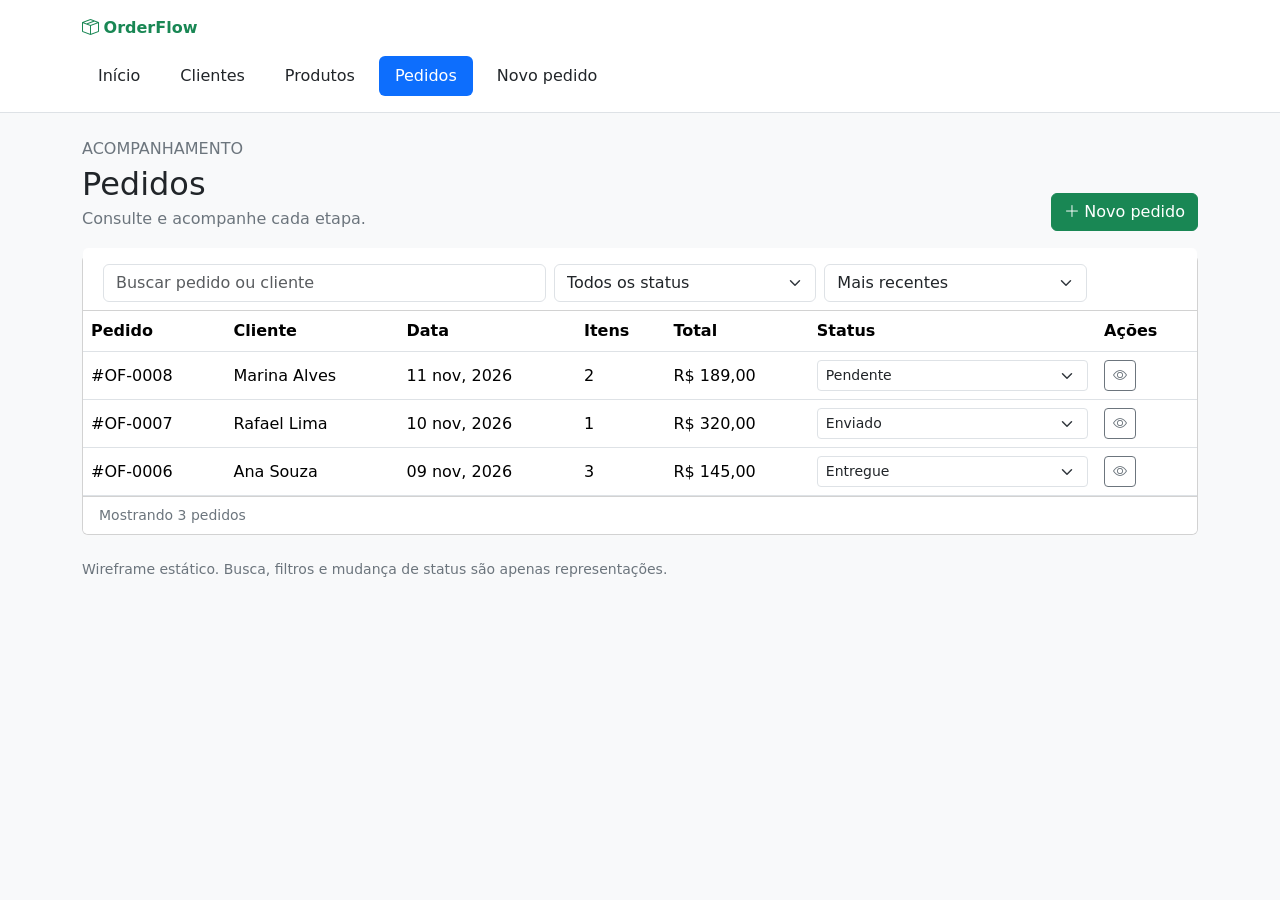
<file: wireframes/pedidos.html>
<!doctype html>
<html lang="pt-BR">
<head>
  <meta charset="utf-8">
  <meta name="viewport" content="width=device-width, initial-scale=1">
  <title>Wireframe | Pedidos — OrderFlow</title>
  <link href="https://cdn.jsdelivr.net/npm/bootstrap@5.3.3/dist/css/bootstrap.min.css" rel="stylesheet">
  <link href="https://cdn.jsdelivr.net/npm/bootstrap-icons@1.11.3/font/bootstrap-icons.min.css" rel="stylesheet">
</head>
<body class="bg-light">
  <header class="bg-white border-bottom"><div class="container py-3">
    <a class="navbar-brand fw-bold text-success" href="inicio.html"><i class="bi bi-box-seam"></i> OrderFlow</a>
    <nav class="nav nav-pills gap-2 mt-3" aria-label="Navegação das telas">
      <a class="nav-link text-body" href="inicio.html">Início</a><a class="nav-link text-body" href="clientes.html">Clientes</a><a class="nav-link text-body" href="produtos.html">Produtos</a><a class="nav-link active" aria-current="page" href="pedidos.html">Pedidos</a><a class="nav-link text-body" href="novo-pedido.html">Novo pedido</a>
    </nav>
  </div></header>
  <main class="container py-4">
    <div class="d-flex flex-wrap justify-content-between align-items-end gap-3 mb-4">
      <div><p class="text-secondary mb-1">ACOMPANHAMENTO</p><h1 class="h2 mb-1">Pedidos</h1><p class="text-secondary mb-0">Consulte e acompanhe cada etapa.</p></div>
      <a class="btn btn-success" href="novo-pedido.html"><i class="bi bi-plus-lg me-1"></i>Novo pedido</a>
    </div>
    <section class="card">
      <div class="card-header bg-white row g-2 mx-0">
        <div class="col-12 col-md-5"><label class="visually-hidden" for="search-order">Buscar pedido</label><input class="form-control" id="search-order" type="search" placeholder="Buscar pedido ou cliente"></div>
        <div class="col-12 col-md-3"><label class="visually-hidden" for="status-order">Status</label><select class="form-select" id="status-order"><option>Todos os status</option><option>Pendente</option><option>Em processamento</option><option>Enviado</option><option>Entregue</option><option>Cancelado</option></select></div>
        <div class="col-12 col-md-3"><label class="visually-hidden" for="sort-order">Ordenação</label><select class="form-select" id="sort-order"><option>Mais recentes</option><option>Mais antigos</option><option>Maior valor</option><option>Menor valor</option></select></div>
      </div>
      <div class="table-responsive"><table class="table table-hover align-middle mb-0">
        <thead><tr><th>Pedido</th><th>Cliente</th><th>Data</th><th>Itens</th><th>Total</th><th>Status</th><th>Ações</th></tr></thead>
        <tbody>
          <tr><td>#OF-0008</td><td>Marina Alves</td><td>11 nov, 2026</td><td>2</td><td>R$ 189,00</td><td><select class="form-select form-select-sm status-select" aria-label="Status do pedido OF-0008"><option selected>Pendente</option><option>Em processamento</option><option>Cancelado</option></select></td><td><button class="btn btn-sm btn-outline-secondary" type="button" aria-label="Ver pedido OF-0008"><i class="bi bi-eye"></i></button></td></tr>
          <tr><td>#OF-0007</td><td>Rafael Lima</td><td>10 nov, 2026</td><td>1</td><td>R$ 320,00</td><td><select class="form-select form-select-sm status-select" aria-label="Status do pedido OF-0007"><option selected>Enviado</option><option>Entregue</option><option>Cancelado</option></select></td><td><button class="btn btn-sm btn-outline-secondary" type="button" aria-label="Ver pedido OF-0007"><i class="bi bi-eye"></i></button></td></tr>
          <tr><td>#OF-0006</td><td>Ana Souza</td><td>09 nov, 2026</td><td>3</td><td>R$ 145,00</td><td><select class="form-select form-select-sm status-select" aria-label="Status do pedido OF-0006"><option selected>Entregue</option></select></td><td><button class="btn btn-sm btn-outline-secondary" type="button" aria-label="Ver pedido OF-0006"><i class="bi bi-eye"></i></button></td></tr>
        </tbody>
      </table></div>
      <div class="card-footer bg-white small text-secondary">Mostrando 3 pedidos</div>
    </section>
    <p class="small text-secondary mt-4 mb-0">Wireframe estático. Busca, filtros e mudança de status são apenas representações.</p>
  </main>
</body>
</html>
</file>
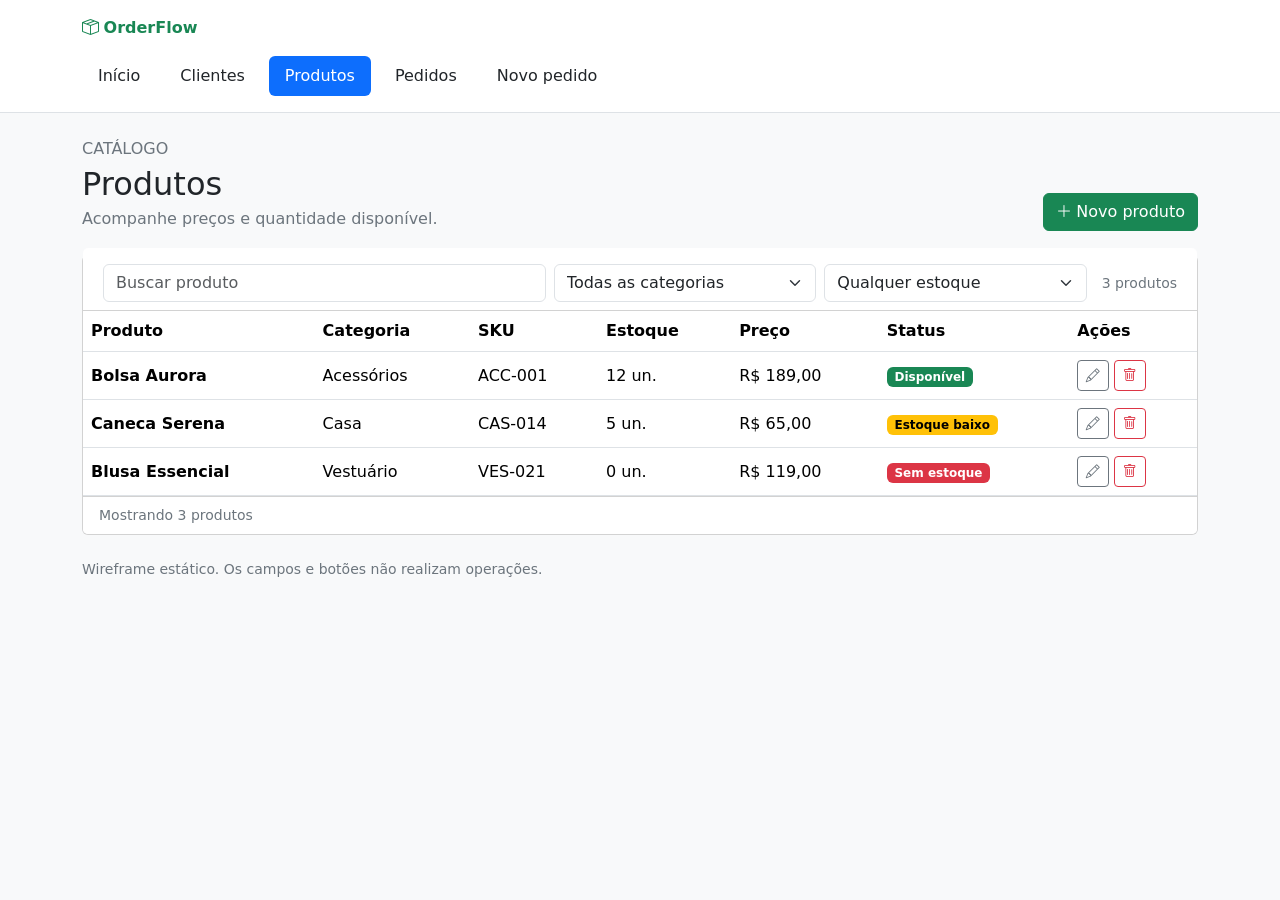
<file: wireframes/produtos.html>
<!doctype html>
<html lang="pt-BR">
<head>
  <meta charset="utf-8">
  <meta name="viewport" content="width=device-width, initial-scale=1">
  <title>Wireframe | Produtos — OrderFlow</title>
  <link href="https://cdn.jsdelivr.net/npm/bootstrap@5.3.3/dist/css/bootstrap.min.css" rel="stylesheet">
  <link href="https://cdn.jsdelivr.net/npm/bootstrap-icons@1.11.3/font/bootstrap-icons.min.css" rel="stylesheet">
</head>
<body class="bg-light">
  <header class="bg-white border-bottom"><div class="container py-3">
    <a class="navbar-brand fw-bold text-success" href="inicio.html"><i class="bi bi-box-seam"></i> OrderFlow</a>
    <nav class="nav nav-pills gap-2 mt-3" aria-label="Navegação das telas">
      <a class="nav-link text-body" href="inicio.html">Início</a><a class="nav-link text-body" href="clientes.html">Clientes</a><a class="nav-link active" aria-current="page" href="produtos.html">Produtos</a><a class="nav-link text-body" href="pedidos.html">Pedidos</a><a class="nav-link text-body" href="novo-pedido.html">Novo pedido</a>
    </nav>
  </div></header>
  <main class="container py-4">
    <div class="d-flex flex-wrap justify-content-between align-items-end gap-3 mb-4">
      <div><p class="text-secondary mb-1">CATÁLOGO</p><h1 class="h2 mb-1">Produtos</h1><p class="text-secondary mb-0">Acompanhe preços e quantidade disponível.</p></div>
      <button class="btn btn-success" type="button"><i class="bi bi-plus-lg me-1"></i>Novo produto</button>
    </div>
    <section class="card">
      <div class="card-header bg-white row g-2 align-items-center mx-0">
        <div class="col-12 col-md-5"><label class="visually-hidden" for="search-product">Buscar produto</label><input class="form-control" id="search-product" type="search" placeholder="Buscar produto"></div>
        <div class="col-12 col-md-3"><label class="visually-hidden" for="filter-category">Categoria</label><select class="form-select" id="filter-category"><option>Todas as categorias</option><option>Acessórios</option><option>Casa</option><option>Vestuário</option></select></div>
        <div class="col-12 col-md-3"><label class="visually-hidden" for="filter-stock">Estoque</label><select class="form-select" id="filter-stock"><option>Qualquer estoque</option><option>Disponível</option><option>Estoque baixo</option><option>Sem estoque</option></select></div>
        <span class="col small text-secondary text-md-end">3 produtos</span>
      </div>
      <div class="table-responsive"><table class="table table-hover align-middle mb-0">
        <thead><tr><th>Produto</th><th>Categoria</th><th>SKU</th><th>Estoque</th><th>Preço</th><th>Status</th><th>Ações</th></tr></thead>
        <tbody>
          <tr><td><strong>Bolsa Aurora</strong></td><td>Acessórios</td><td>ACC-001</td><td>12 un.</td><td>R$ 189,00</td><td><span class="badge text-bg-success">Disponível</span></td><td><button class="btn btn-sm btn-outline-secondary" type="button" aria-label="Editar Bolsa Aurora"><i class="bi bi-pencil"></i></button> <button class="btn btn-sm btn-outline-danger" type="button" aria-label="Excluir Bolsa Aurora"><i class="bi bi-trash"></i></button></td></tr>
          <tr><td><strong>Caneca Serena</strong></td><td>Casa</td><td>CAS-014</td><td>5 un.</td><td>R$ 65,00</td><td><span class="badge text-bg-warning">Estoque baixo</span></td><td><button class="btn btn-sm btn-outline-secondary" type="button" aria-label="Editar Caneca Serena"><i class="bi bi-pencil"></i></button> <button class="btn btn-sm btn-outline-danger" type="button" aria-label="Excluir Caneca Serena"><i class="bi bi-trash"></i></button></td></tr>
          <tr><td><strong>Blusa Essencial</strong></td><td>Vestuário</td><td>VES-021</td><td>0 un.</td><td>R$ 119,00</td><td><span class="badge text-bg-danger">Sem estoque</span></td><td><button class="btn btn-sm btn-outline-secondary" type="button" aria-label="Editar Blusa Essencial"><i class="bi bi-pencil"></i></button> <button class="btn btn-sm btn-outline-danger" type="button" aria-label="Excluir Blusa Essencial"><i class="bi bi-trash"></i></button></td></tr>
        </tbody>
      </table></div>
      <div class="card-footer bg-white small text-secondary">Mostrando 3 produtos</div>
    </section>
    <p class="small text-secondary mt-4 mb-0">Wireframe estático. Os campos e botões não realizam operações.</p>
  </main>
</body>
</html>
</file>
<file: css/styles.css>
/* =========================================
   ÍNDICE:
   1. Variáveis globais
   2. Base e layout geral
   3. Navegação e cabeçalho
   4. Tabelas e filtros
   5. Status, badges e indicadores
   6. Carrinho e formulários
   7. Toasts e utilitários
   8. Responsividade
   ========================================= */

/* --- 1. Variáveis globais --- */
:root {
  --bs-primary: #52796f;
  --bs-primary-rgb: 82, 121, 111;
  --bs-body-bg: #f6f5f0;
  --bs-body-color: #303b37;
  --bs-border-color: #e4e6df;
  --bs-font-sans-serif: "Segoe UI", system-ui, sans-serif;
}

/* --- 2. Base e layout geral --- */
body {
  min-width: 320px;
}

main.container {
  padding-top: 1.5rem;
}

/* --- 3. Navegação e cabeçalho --- */
.brand {
  color: #303b37;
  font-size: 1.2rem;
  font-weight: 700;
  text-decoration: none;
}

.brand:hover {
  color: var(--bs-primary);
}

.brand i {
  color: var(--bs-primary);
}

.nav-pills {
  scrollbar-width: thin;
}

.nav-pills .nav-link {
  color: #55635b;
  white-space: nowrap;
}

.nav-pills .nav-link.active {
  background: var(--bs-primary);
}

/* --- 4. Tabelas e filtros --- */
.card {
  border-color: var(--bs-border-color);
  box-shadow: 0 0.1rem 0.35rem rgb(40 50 42 / 4%);
}

.card-header,
.card-footer {
  border-color: var(--bs-border-color);
}

.table {
  --bs-table-hover-bg: #f7f8f3;
}

.table thead th {
  color: #626d63;
  font-size: 0.82rem;
  font-weight: 600;
  white-space: nowrap;
}

.table tbody td {
  font-size: 0.9rem;
}

.search-field {
  width: min(100%, 300px);
}

.filter-field {
  width: auto;
  min-width: 155px;
}

.status-select {
  width: auto;
  min-width: 130px;
}

.row-actions {
  display: flex;
  gap: 0.35rem;
}

.row-action {
  padding: 0.2rem 0.4rem;
  border: 0;
  border-radius: 0.35rem;
  background: transparent;
  color: #62736a;
}

.row-action:hover {
  background: #e9eee8;
  color: #34594c;
}

.empty-table-cell {
  padding: 2rem 1rem !important;
  color: #727c73;
  text-align: center;
}

.empty-table-cell .btn-link {
  display: block;
  margin: 0.25rem auto 0;
}

/* --- 5. Status, badges e indicadores --- */
.status-badge {
  display: inline-block;
  padding: 0.3rem 0.6rem;
  border-radius: 2rem;
  font-size: 0.78rem;
  white-space: nowrap;
}

.status-delivered {
  background: #e3f1e5;
  color: #3f704b;
}

.status-processing {
  background: #e5eeeb;
  color: #40665b;
}

.status-pending {
  background: #fbf0dc;
  color: #8a682e;
}

.status-cancelled {
  background: #f7e6e2;
  color: #9c564a;
}

.status-select.status-delivered {
  background-color: #e3f1e5;
}

.status-select.status-processing {
  background-color: #e5eeeb;
}

.status-select.status-pending {
  background-color: #fbf0dc;
}

.status-select.status-cancelled {
  background-color: #f7e6e2;
}

.status-progress {
  height: 0.65rem;
  background: #edf0e9;
}

.progress-delivered {
  background: #6f9d76;
}

.progress-processing {
  background: #52796f;
}

.progress-pending {
  background: #d3a650;
}

.progress-cancelled {
  background: #be7664;
}

/* --- 6. Carrinho e formulários --- */
.cart-item,
.carrinho-item {
  display: flex;
  align-items: center;
  justify-content: space-between;
  gap: 1rem;
  padding: 0.75rem 0;
  border-bottom: 1px solid var(--bs-border-color);
}

.cart-item:first-child,
.carrinho-item:first-child {
  border-top: 1px solid var(--bs-border-color);
}

.cart-item-info,
.carrinho-item-info {
  display: flex;
  min-width: 0;
  flex-direction: column;
}

.cart-item-info strong,
.carrinho-item-info strong {
  overflow: hidden;
  text-overflow: ellipsis;
  white-space: nowrap;
}

.cart-item-info small,
.carrinho-item-info small {
  color: #727c73;
}

.cart-item-controls,
.carrinho-item-controls {
  display: flex;
  flex: 0 0 auto;
  align-items: center;
  gap: 0.5rem;
}

.quantity-button {
  width: 1.7rem;
  height: 1.7rem;
  border: 1px solid var(--bs-border-color);
  border-radius: 0.35rem;
  background: white;
}

.remove-item {
  color: #9c564a;
}

.coupon-success {
  color: #3f704b;
}

.coupon-error {
  color: #9c564a;
}

/* --- 7. Toasts e utilitários --- */
.app-toast {
  background: #52796f;
  color: #fff;
}

.app-toast.toast-error {
  background: #9c564a;
}

.app-toast .toast-body {
  display: flex;
  align-items: center;
  gap: 0.5rem;
}

.app-toast .btn-close {
  filter: brightness(0) invert(1);
}

/* --- 8. Responsividade --- */
@media (max-width: 575.98px) {
  main.container {
    padding-top: 1.25rem !important;
  }

  .search-field,
  .filter-field {
    width: 100%;
  }
}

:root[data-bs-theme="dark"] {
  --bs-primary: #82b6a4;
  --bs-primary-rgb: 130, 182, 164;
  --bs-body-bg: #18211e;
  --bs-body-color: #e3e9e5;
  --bs-border-color: #36443e;
}

:root[data-bs-theme="dark"] .brand {
  color: var(--bs-body-color);
}

:root[data-bs-theme="dark"] .nav-pills .nav-link {
  color: #c1cec7;
}

:root[data-bs-theme="dark"] .nav-pills .nav-link.active {
  color: #18211e;
}

:root[data-bs-theme="dark"] .bg-white {
  background-color: var(--bs-tertiary-bg) !important;
}

:root[data-bs-theme="dark"] .card {
  box-shadow: 0 0.1rem 0.35rem rgb(0 0 0 / 16%);
}

:root[data-bs-theme="dark"] .table {
  --bs-table-hover-bg: #2b3731;
}

:root[data-bs-theme="dark"] .table thead th,
:root[data-bs-theme="dark"] .row-action {
  color: #b6c3bb;
}

:root[data-bs-theme="dark"] .row-action:hover {
  background: #35443c;
  color: #e3e9e5;
}

:root[data-bs-theme="dark"] [data-theme-toggle] {
  border-color: #708078;
  color: #dce5df;
}

:root[data-bs-theme="dark"] .empty-table-cell,
:root[data-bs-theme="dark"] .cart-item-info small,
:root[data-bs-theme="dark"] .carrinho-item-info small {
  color: #aab8af;
}

:root[data-bs-theme="dark"] .coupon-success {
  color: #b3dfba;
}

:root[data-bs-theme="dark"] .coupon-error,
:root[data-bs-theme="dark"] .remove-item {
  color: #e8b3a8;
}

:root[data-bs-theme="dark"] .status-delivered,
:root[data-bs-theme="dark"] .status-select.status-delivered {
  background-color: #294a34;
  color: #b3dfba;
}

:root[data-bs-theme="dark"] .status-processing,
:root[data-bs-theme="dark"] .status-select.status-processing {
  background-color: #2b4740;
  color: #b4d8cb;
}

:root[data-bs-theme="dark"] .status-pending,
:root[data-bs-theme="dark"] .status-select.status-pending {
  background-color: #514326;
  color: #f0d99e;
}

:root[data-bs-theme="dark"] .status-cancelled,
:root[data-bs-theme="dark"] .status-select.status-cancelled {
  background-color: #512f2a;
  color: #e8b3a8;
}

:root[data-bs-theme="dark"] .status-progress {
  background: #303b35;
}

:root[data-bs-theme="dark"] .quantity-button {
  background: #242f2a;
  color: var(--bs-body-color);
}

:root[data-bs-theme="dark"] .text-bg-light {
  background-color: #35423b !important;
  color: #dce5df !important;
}
</file>
